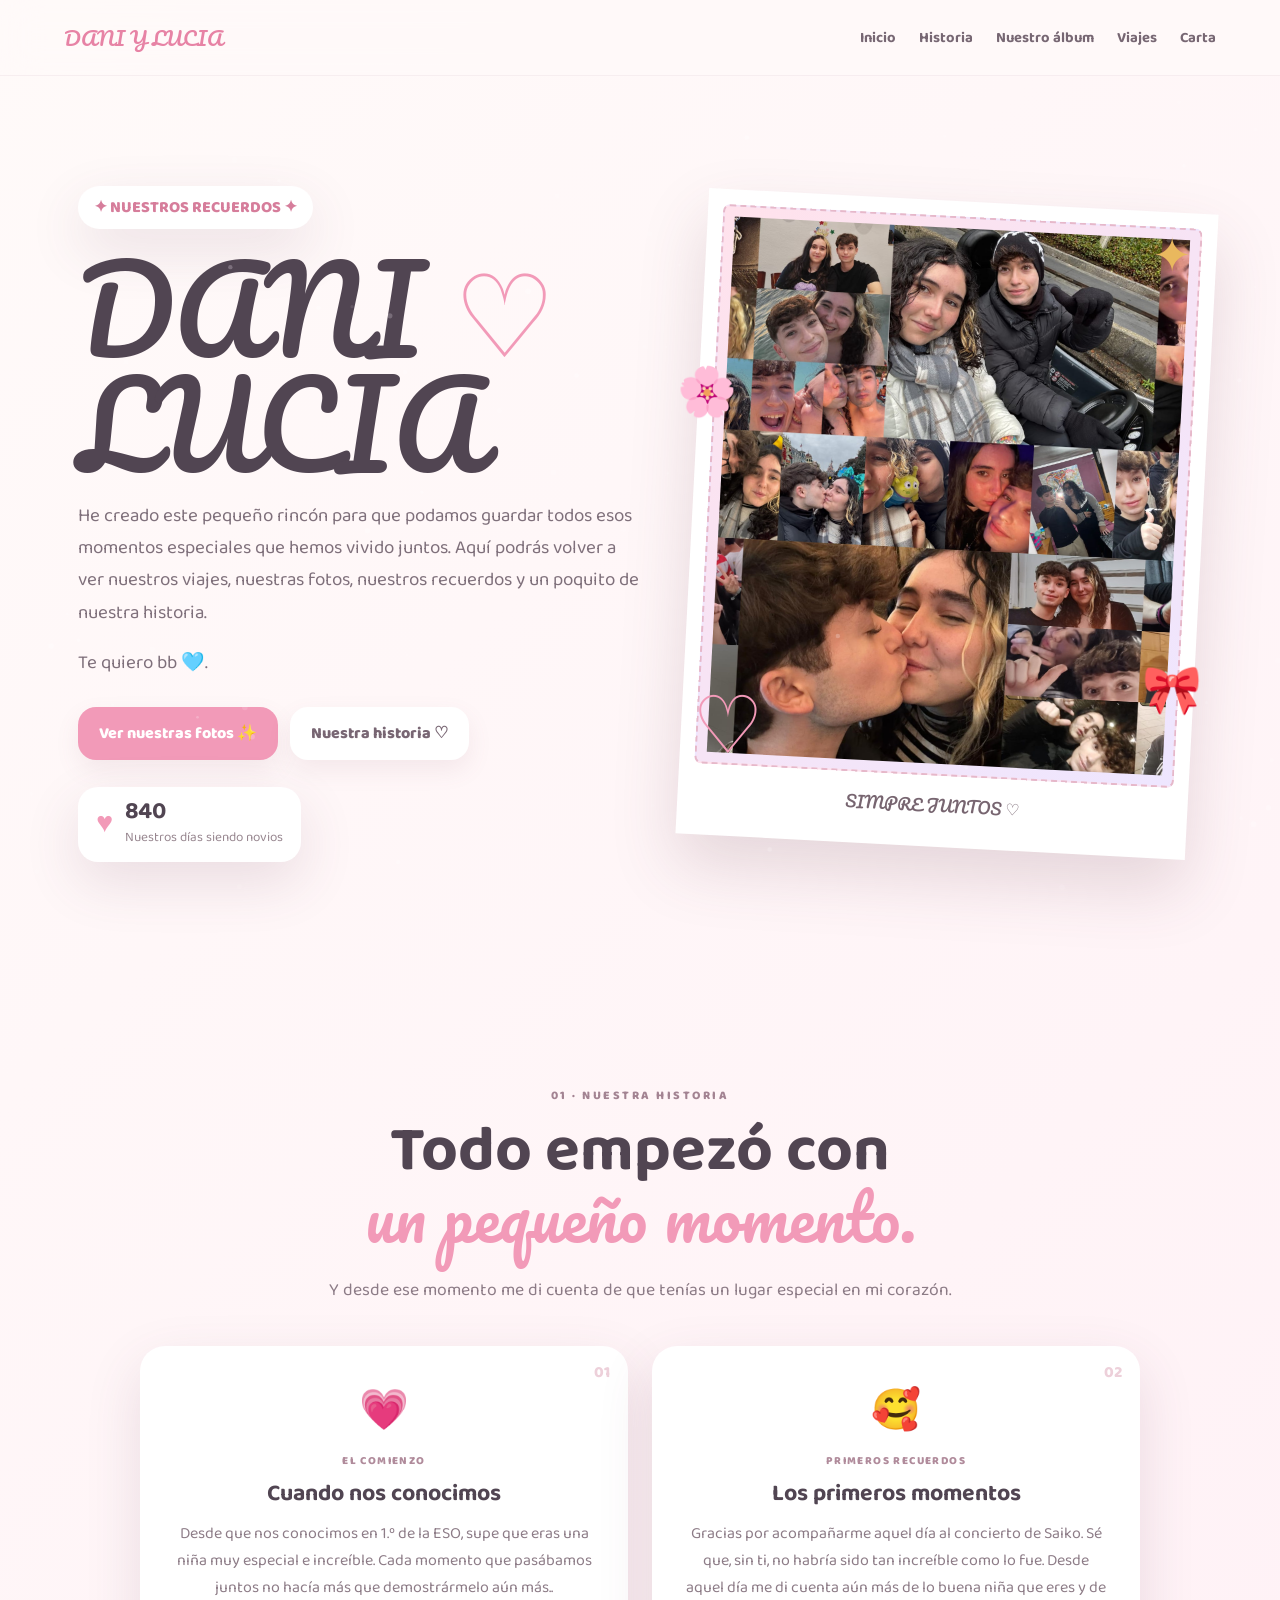
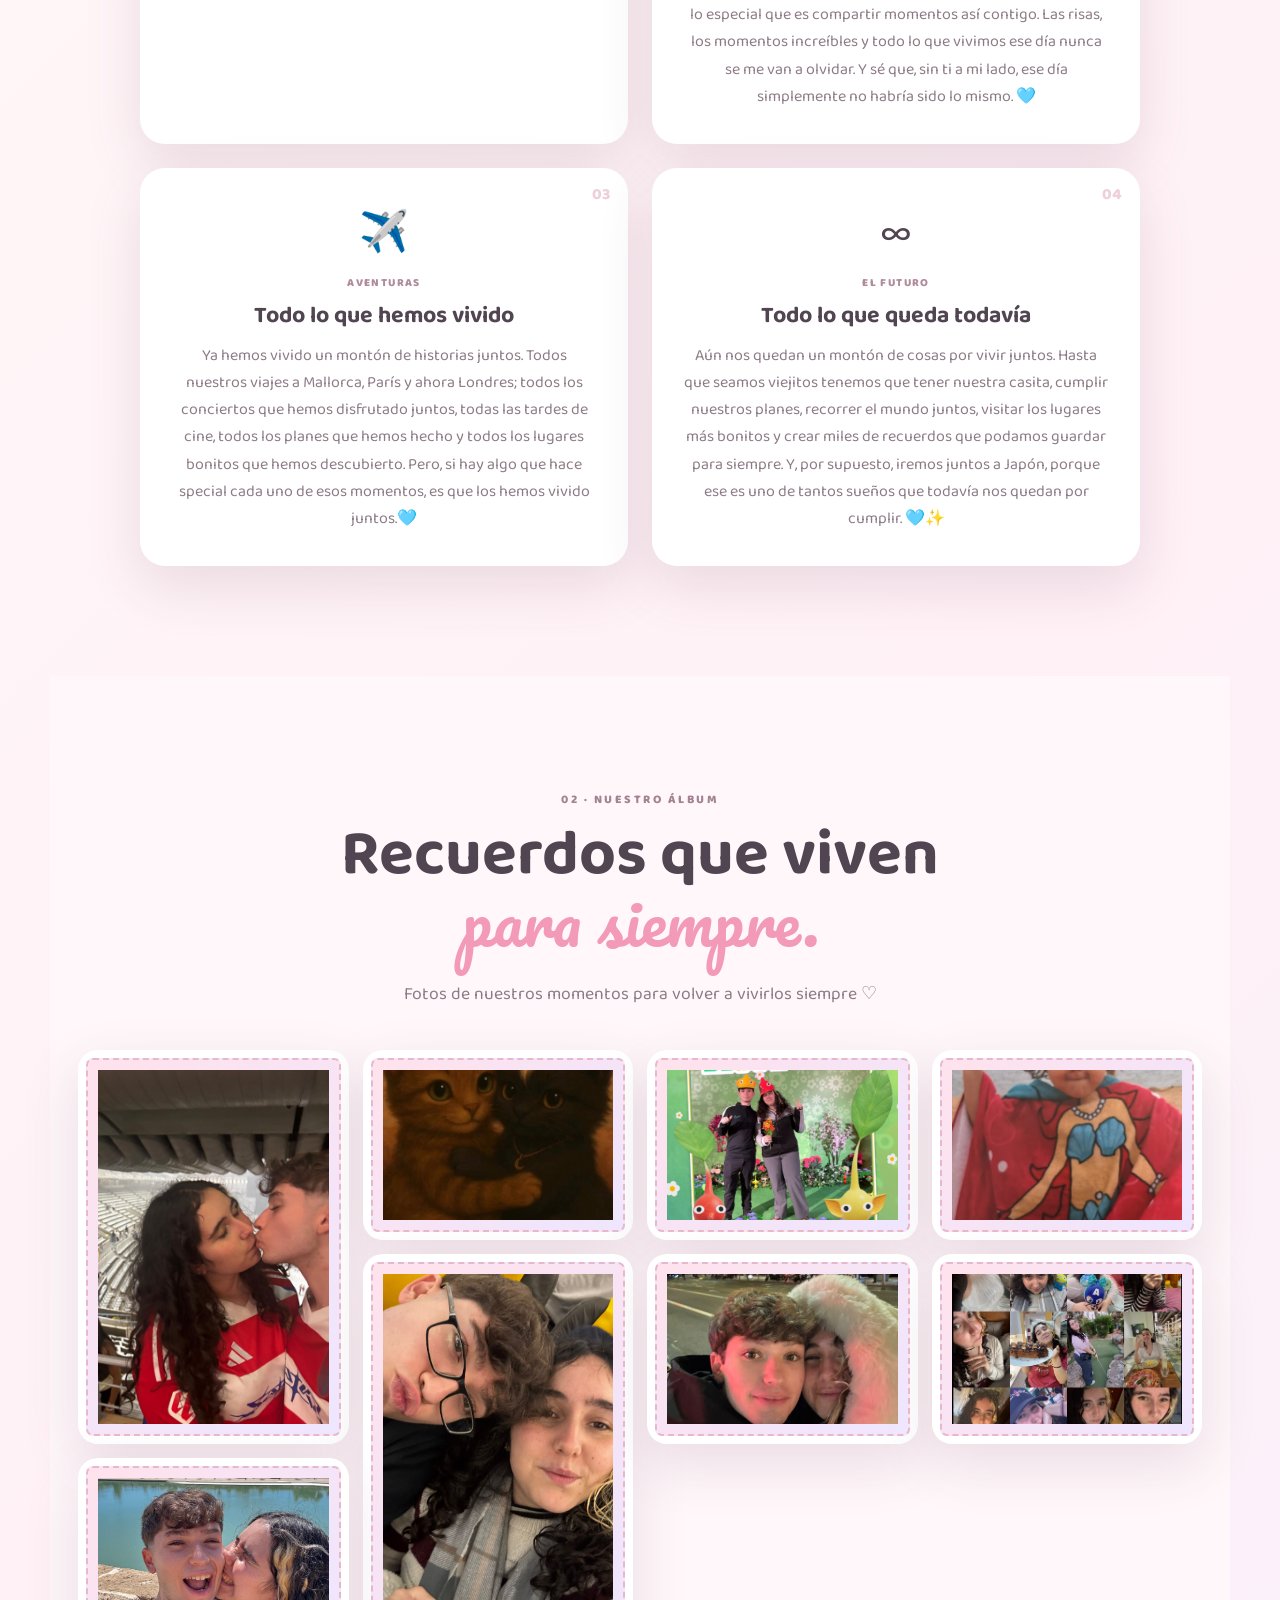
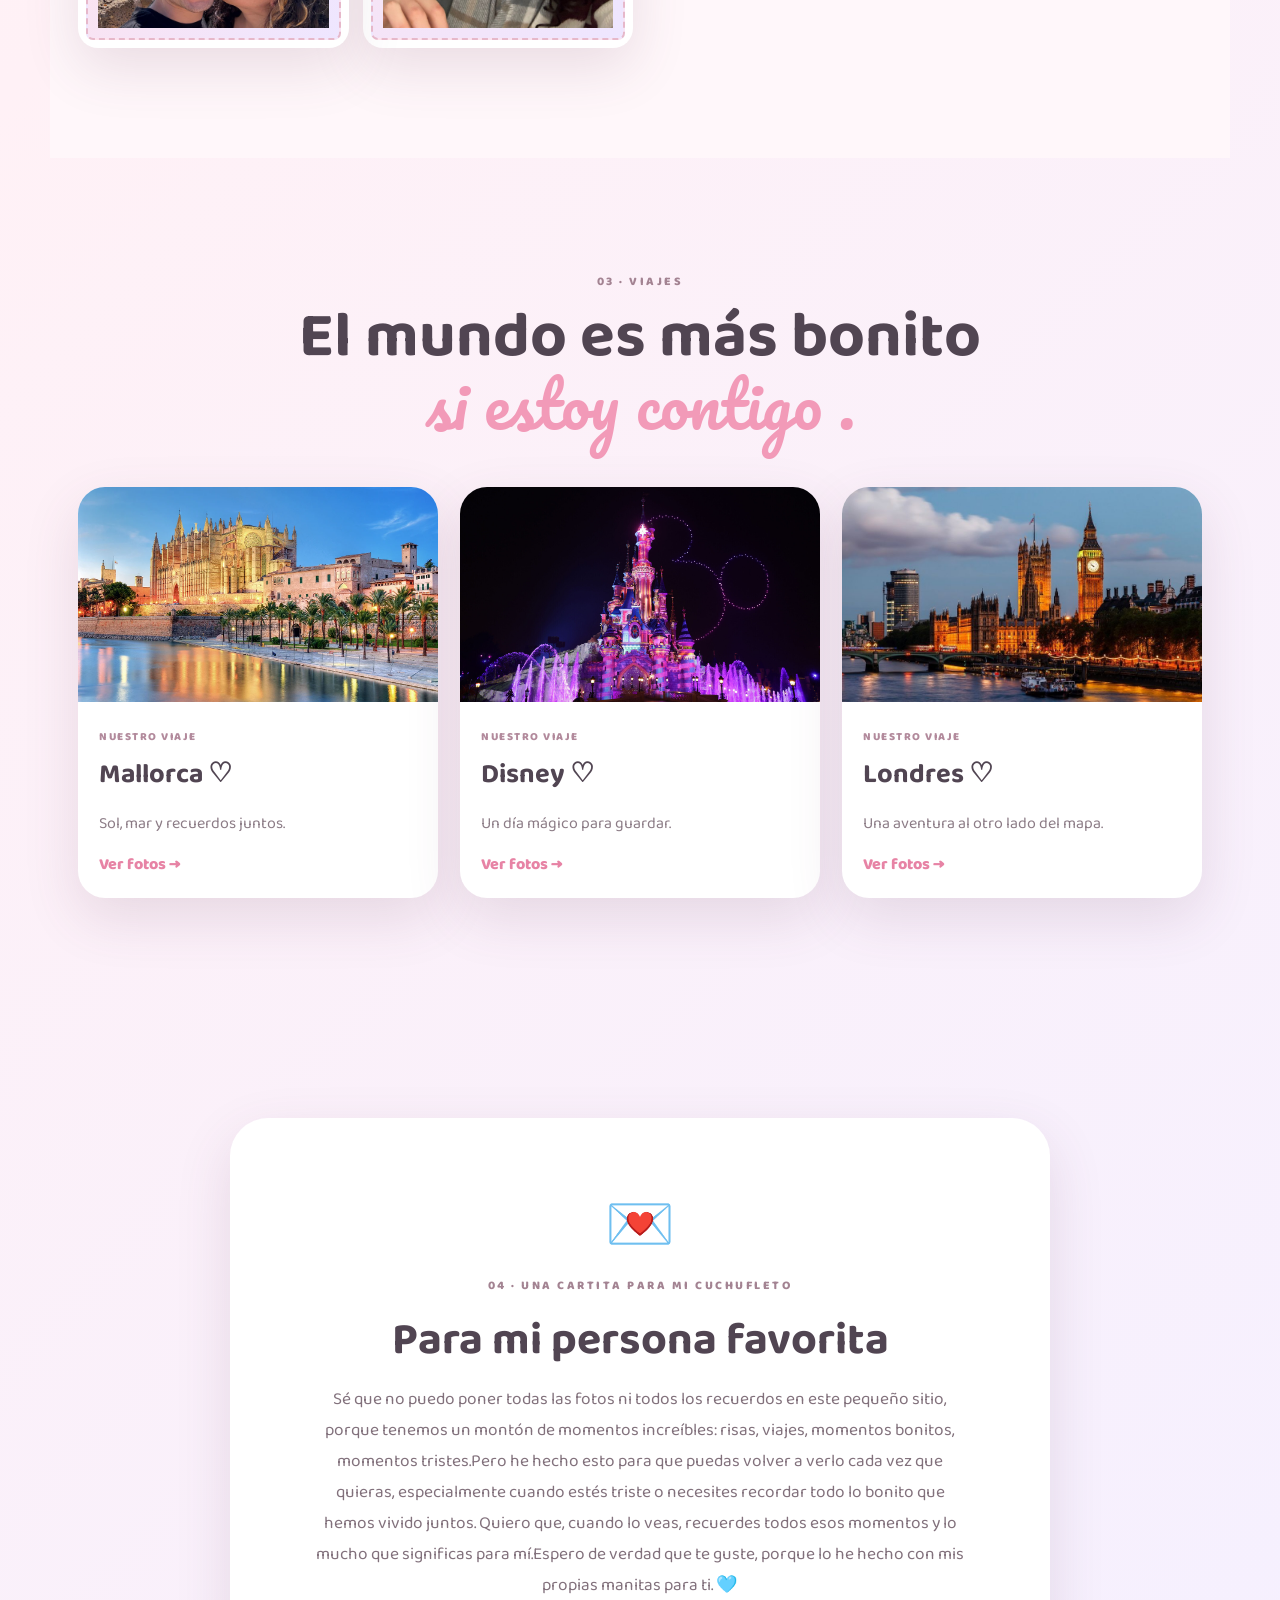
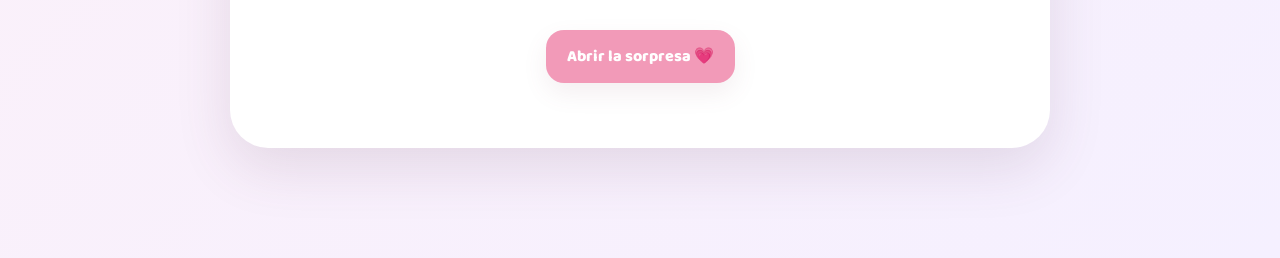
<file: index.html>
<!DOCTYPE html>
<html lang="es">
<head>
<meta charset="UTF-8"><meta name="viewport" content="width=device-width,initial-scale=1.0">
<meta name="description" content="Nuestro pequeño mundo ♡ recuerdos, viajes y momentos juntos">
<title>♡ Nuestro pequeño mundo ♡</title>
<link rel="preconnect" href="https://fonts.googleapis.com"><link rel="preconnect" href="https://fonts.gstatic.com" crossorigin>
<link href="https://fonts.googleapis.com/css2?family=Baloo+2:wght@400;500;600;700;800&family=Pacifico&display=swap" rel="stylesheet">
<link rel="stylesheet" href="style.css">
</head>
<body>
<div id="loader"><div class="loader-heart">♡</div><p>Preparando nuestro pequeño mundo...</p><div class="loader-bar"><i></i></div></div>
<div class="cursor-heart" id="cursorHeart">♡</div>
<div class="floating-hearts" id="floatingHearts"></div>

<div class="side-hearts left" id="leftHearts"></div>
<div class="side-hearts right" id="rightHearts"></div>
<canvas id="glitterCanvas"></canvas>

<header class="nav">
<a class="logo" href="#inicio">DANI Y LUCIA</a>
<nav><a href="#inicio">Inicio</a><a href="#historia">Historia</a><a href="#recuerdos">Nuestro álbum</a><a href="#viajes">Viajes</a><a href="#carta">Carta</a></nav>
</header>


<main>
<section class="hero section" id="inicio">
<div class="hero-copy reveal">
<div class="tiny-badge">✦ NUESTROS RECUERDOS ✦</div>
<h1>DANI <span>♡</span> LUCIA</h1>
<p class="hero-text"> He creado este pequeño rincón para que podamos guardar todos esos momentos especiales que hemos vivido juntos. Aquí podrás volver a ver nuestros viajes, nuestras fotos, nuestros recuerdos y un poquito de nuestra historia.</p>
<p class="hero-text"> Te quiero bb 🩵.</p>
<div class="hero-actions"><a class="btn primary" href="#recuerdos">Ver nuestras fotos ✨</a><a class="btn secondary" href="#historia">Nuestra historia ♡</a></div>
<div class="counter-card"><span class="counter-heart">♥</span><div><strong id="daysTogether">000</strong><small>Nuestros días siendo novios </small></div></div>
</div>
<div class="hero-visual reveal">
<div class="polaroid main-polaroid"><div class="photo-placeholder hero-photo" data-photo-key="hero" data-photo-src="fotos/principal.jpg" data-photo-label="Nuestra foto más especial 🩵"><span>📸</span></div><p>SIMPRE JUNTOS ♡</p></div>
<span class="sticker s1">✦</span><span class="sticker s2">♡</span><span class="sticker s3">🌸</span><span class="sticker s4">🎀</span>
</div>
</section>

<section class="section love-section" id="historia">
<div class="section-heading reveal"><span class="section-kicker">01 · NUESTRA HISTORIA</span><h2>Todo empezó con<br><em>un pequeño momento.</em></h2><p>Y desde ese momento me di cuenta de que tenías un lugar especial en mi corazón.</p></div>
<div class="story-grid">
<article class="story-card reveal"><div class="story-number">01</div><div class="story-icon">💗</div><span>EL COMIENZO</span><h3>Cuando nos conocimos</h3><p>Desde que nos conocimos en 1.º de la ESO, supe que eras una niña muy especial e increíble. Cada momento que pasábamos juntos no hacía más que demostrármelo aún más..</p></article>
<article class="story-card reveal"><div class="story-number">02</div><div class="story-icon">🥰</div><span>PRIMEROS RECUERDOS</span><h3>Los primeros momentos</h3><p>Gracias por acompañarme aquel día al concierto de Saiko. Sé que, sin ti, no habría sido tan increíble como lo fue. Desde aquel día me di cuenta aún más de lo buena niña que eres y de lo especial que es compartir momentos así contigo. Las risas, los momentos increíbles y todo lo que vivimos ese día nunca se me van a olvidar. Y sé que, sin ti a mi lado, ese día simplemente no habría sido lo mismo. 🩵
</p></article>
<article class="story-card reveal"><div class="story-number">03</div><div class="story-icon">✈️</div><span>AVENTURAS</span><h3>Todo lo que hemos vivido</h3><p>Ya hemos vivido un montón de historias juntos. Todos nuestros viajes a Mallorca, París y ahora Londres; todos los conciertos que hemos disfrutado juntos, todas las tardes de cine, todos los planes que hemos hecho y todos los lugares bonitos que hemos descubierto. Pero, si hay algo que hace special cada uno de esos momentos, es que los hemos vivido juntos.🩵</p></article>
<article class="story-card reveal"><div class="story-number">04</div><div class="story-icon">∞</div><span>EL FUTURO</span><h3>Todo lo  que queda todavía </h3><p>Aún nos quedan un montón de cosas por vivir juntos. Hasta que seamos viejitos tenemos que tener nuestra casita, cumplir nuestros planes, recorrer el mundo juntos, visitar los lugares más bonitos y crear miles de recuerdos que podamos guardar para siempre. Y, por supuesto, iremos juntos a Japón, porque ese es uno de tantos sueños que todavía nos quedan por cumplir. 🩵✨</p></article>
</div>
</section>

<section class="section gallery-section" id="recuerdos">
<div class="section-heading center reveal"><span class="section-kicker">02 · NUESTRO ÁLBUM</span><h2>Recuerdos que viven<br><em>para siempre.</em></h2><p>Fotos de nuestros momentos para volver a vivirlos siempre ♡</p></div>
<div class="gallery">
<div class="gallery-item tall pareja reveal" data-photo-key="album-1" data-title="SAIKOO ♡"><div class="photo-placeholder" data-photo-key="album-1" data-photo-src="fotos/23.jpeg" data-photo-label="SAIKOOOO"><span>💗</span><b>FOTO 01</b><small>Nosotros</small></div></div>
<div class="gallery-item viajes reveal" data-photo-key="album-2" data-title="Nosotros en gatetes"><div class="photo-placeholder" data-photo-key="album-2" data-photo-src="fotos/24.jpeg" data-photo-label="Nosotros en gatetes"><span>✈️</span><b>FOTO 02</b><small>Viaje</small></div></div>
<div class="gallery-item momentos reveal" data-photo-key="album-3" data-title="Haciendo el bobo"><div class="photo-placeholder" data-photo-key="album-3" data-photo-src="fotos/1.jpeg" data-photo-label="Haciendo el bobo "><span>🌸</span><b>FOTO 03</b><small>Momento</small></div></div>
<div class="gallery-item pareja reveal" data-photo-key="album-4" data-title="Siempre tú ♡"><div class="photo-placeholder" data-photo-key="album-4" data-photo-src="fotos/9.jpeg" data-photo-label="Siempre tú"><span>🥰</span><b>FOTO 04</b><small>Nosotros</small></div></div>
<div class="gallery-item viajes tall reveal" data-photo-key="album-5" data-title="Nuestro viaje 🏕️"><div class="photo-placeholder" data-photo-key="album-5" data-photo-src="fotos/8.jpeg" data-photo-label="Nuestro viaje"><span>🏕️</span><b>FOTO 05</b><small>Viaje</small></div></div>
<div class="gallery-item momentos reveal" data-photo-key="album-6" data-title="Nuestra primera navidad✨"><div class="photo-placeholder" data-photo-key="album-6" data-photo-src="fotos/2.jpeg" data-photo-label="Nuestra primera navidad"><span>✨</span><b>FOTO 06</b><small>Momento</small></div></div>
<div class="gallery-item pareja reveal" data-photo-key="album-7" data-title="Mi persona favorita 💕"><div class="photo-placeholder" data-photo-key="album-7" data-photo-src="fotos/22.jpeg" data-photo-label="Mi persona favorita"><span>💞</span><b>FOTO 07</b><small>Nosotros</small></div></div>
<div class="gallery-item momentos reveal" data-photo-key="album-8" data-title="Risas que quiero repetir"><div class="photo-placeholder" data-photo-key="album-8" data-photo-src="fotos/7.jpeg" data-photo-label="Risas que quiero repetir"><span>😂</span><b>FOTO 08</b><small>Momento</small></div></div>
</div>
</section>

<section class="section travel" id="viajes">
<div class="section-heading reveal"><span class="section-kicker">03 · VIAJES</span><h2>El mundo es más bonito<br><em>si estoy contigo .</em></h2></div>
<div class="travel-grid">
<article class="trip-card reveal"><div class="trip-cover"><img src="fotos/mallorca.jpg" alt="Mallorca"></div><div class="trip-body"><span class="trip-date">NUESTRO VIAJE</span><h3>Mallorca ♡</h3><p>Sol, mar y recuerdos juntos.</p><a class="trip-link" href="viajes/mallorca/index.html">Ver fotos →</a></div></article>
<article class="trip-card reveal"><div class="trip-cover"><img src="fotos/disney.jpg" alt="Disney"></div><div class="trip-body"><span class="trip-date">NUESTRO VIAJE</span><h3>Disney ♡</h3><p>Un día mágico para guardar.</p><a class="trip-link" href="viajes/disney/index.html">Ver fotos →</a></div></article>
<article class="trip-card reveal"><div class="trip-cover"><img src="fotos/londres.jpg" alt="Londres"></div><div class="trip-body"><span class="trip-date">NUESTRO VIAJE</span><h3>Londres ♡</h3><p>Una aventura al otro lado del mapa.</p><a class="trip-link" href="viajes/londres/index.html">Ver fotos →</a></div></article>
</div>
</section>

<section class="section letter-section" id="carta">
<div class="letter reveal"><div class="envelope-top">💌</div><span class="section-kicker">04 · UNA CARTITA  PARA MI CUCHUFLETO </span><h2>Para mi persona favorita</h2><p>Sé que no puedo poner todas las fotos ni todos los recuerdos en este pequeño sitio, porque tenemos un montón de momentos increíbles: risas, viajes, momentos bonitos, momentos tristes.Pero he hecho esto para que puedas volver a verlo cada vez que quieras, especialmente cuando estés triste o necesites recordar todo lo bonito que hemos vivido juntos. Quiero que, cuando lo veas, recuerdes todos esos momentos y lo mucho que significas para mí.Espero de verdad que te guste, porque lo he hecho con mis propias manitas para ti. 🩵</p><button class="btn primary" onclick="openLetter()">Abrir la sorpresa 💗</button></div>
</section>
</main>


<div class="modal" id="photoModal"><button class="close" onclick="closePhoto()">×</button><div class="modal-photo"><div class="photo-placeholder" id="modalPhoto"></div><h3 id="modalTitle"></h3></div></div>
<div class="modal" id="letterModal"><div class="modal-card"><button class="close" onclick="closeLetter()">×</button><div class="modal-heart">💗</div><h2>Una última cosita...</h2><p>Y de verdad lo que más quiero en este mundo es poder estar contigo toda la vida, cumplir todos nuestros sueños juntos y seguir creando recuerdos a tu lado. Porque, de verdad, eres la persona más importante de mi vida y no puedo imaginarme un futuro en el que no estés tú. Ojalá podamos vivir toda una vida juntos, cumplir cada uno de nuestros sueños, viajar, reírnos, superar los momentos difíciles y, sobre todo, seguir eligiéndonos cada día. Porque si hay algo que tengo claro, es que quiero que seas tú la persona con la que comparta todo lo que nos queda por vivir. 🩵</p><div class="mini-hearts">♡ ✦ ♡ ✦ ♡</div></div></div>
<div class="toast" id="toast"></div>
<script src="script.js"></script>
</body></html>
</file>
<file: style.css>
.photo-placeholder{min-height:250px;border:2px dashed #e6b8ca;border-radius:7px;background:linear-gradient(135deg,#ffe2ec,#eee6ff);display:flex;flex-direction:column;align-items:center;justify-content:center;text-align:center;color:#a28d98;overflow:hidden}
.photo-image{width:100%;height:100%;min-height:inherit;object-fit:cover;display:block}
.photo-placeholder:has(.photo-image){justify-content:flex-end;padding:10px}
:root{--pink:#f29ab8;--pink2:#ffd9e6;--purple:#c7b9ec;--cream:#fffaf9;--ink:#514552;--muted:#8e7c88;--white:#fff;--shadow:0 20px 55px rgba(104,66,91,.14)}
*{box-sizing:border-box}html{scroll-behavior:smooth}body{margin:0;color:var(--ink);font-family:"Baloo 2",sans-serif;background:linear-gradient(135deg,#fffaf9,#fff1f6 52%,#f5f0ff);overflow-x:hidden}a{text-decoration:none;color:inherit}button{font:inherit}
.utilities{position:sticky;top:76px;z-index:28;display:flex;justify-content:center;gap:16px;padding:10px 20px;background:linear-gradient(180deg,rgba(255,250,249,.6),transparent);backdrop-filter:blur(6px)}
.utilities input{width:320px;max-width:40vw;padding:10px 14px;border-radius:999px;border:1px solid #f0d6e0;background:#fff;box-shadow:0 6px 18px #8a536120;font-weight:700}
.utilities .quick-actions{display:flex;gap:8px;align-items:center}
.utilities .quick-actions button{background:var(--pink2);border:0;padding:9px 12px;border-radius:12px;font-weight:800;cursor:pointer}
/* Side hearts */
.side-hearts{position:fixed;top:0;bottom:0;width:80px;pointer-events:none;z-index:20;overflow:visible}
.side-hearts.left{left:0}
.side-hearts.right{right:0}
.side-hearts .side-heart{position:absolute;left:50%;transform:translateX(-50%);color:var(--pink);font-size:22px;opacity:.95}
@keyframes fallDown{0%{transform:translateY(-10vh) rotate(0deg) scale(.9);opacity:1}100%{transform:translateY(110vh) rotate(360deg) scale(1.1);opacity:0}}

/* Glitter canvas */
#glitterCanvas{position:fixed;left:0;top:0;width:100vw;height:100vh;pointer-events:none;z-index:10;mix-blend-mode:screen}

/* small decorative shimmer on photo placeholders */
.photo-placeholder{position:relative}
.photo-placeholder::after{content:"";position:absolute;inset:0;border-radius:7px;pointer-events:none;mix-blend-mode:screen;background:linear-gradient(120deg,transparent 30%,rgba(255,255,255,.25) 50%,transparent 70%);transform:translateX(-120%);animation:shimmer 3.5s linear infinite}
@keyframes shimmer{100%{transform:translateX(120%)}}
#loader{position:fixed;inset:0;background:#fffafc;z-index:100;display:grid;place-items:center;align-content:center;transition:opacity .7s,visibility .7s}.loader-heart{font-family:Pacifico;font-size:7rem;color:var(--pink);animation:heartbeat 1s infinite}.loader-bar{width:190px;height:5px;background:#f4dbe5;border-radius:5px;overflow:hidden}.loader-bar i{display:block;height:100%;width:0;background:var(--pink);animation:load 1.7s forwards}.loader-hide{opacity:0;visibility:hidden}.cursor-heart{position:fixed;pointer-events:none;z-index:90;color:var(--pink);font-size:18px;transform:translate(-50%,-50%);opacity:0;transition:opacity .2s}
.nav{height:76px;padding:0 5vw;display:flex;align-items:center;justify-content:space-between;position:sticky;top:0;z-index:30;background:#fffaf9d9;backdrop-filter:blur(18px);border-bottom:1px solid #8b5e6d12}.logo{font-family:Pacifico;color:#e783a5;font-size:1.25rem}.nav nav{display:flex;gap:23px;font-weight:700;color:#776773;font-size:.92rem}.nav nav a:hover{color:var(--pink)}.music-btn{border:0;background:#fff;width:42px;height:42px;border-radius:50%;color:var(--pink);box-shadow:0 8px 20px #8a536120;cursor:pointer}
.section{max-width:1180px;margin:auto;padding:110px 28px}.hero{min-height:calc(100vh - 76px);display:grid;grid-template-columns:1.05fr .95fr;align-items:center;gap:50px}.tiny-badge{display:inline-block;background:#fff;padding:9px 16px;border-radius:30px;box-shadow:var(--shadow);color:#d67d9b;font-weight:800;margin-bottom:22px}.eyebrow,.section-kicker{font-size:.75rem;font-weight:800;letter-spacing:2.5px;color:#a38392}.hero h1{font-family:Pacifico;font-size:clamp(4rem,9vw,7.3rem);font-weight:400;line-height:1;margin:0}.hero h1 span,.section-heading em{color:var(--pink);font-family:Pacifico;font-style:normal;font-weight:400}.hero-text{font-size:1.18rem;line-height:1.7;color:#7f707b;max-width:650px}.hero-actions{display:flex;gap:12px;flex-wrap:wrap;margin:27px 0}.btn{border:0;border-radius:18px;padding:14px 21px;font-weight:800;cursor:pointer;display:inline-block;box-shadow:0 10px 25px #87506f18;transition:.25s}.btn:hover{transform:translateY(-4px)}.primary{background:var(--pink);color:#fff}.secondary{background:#fff;color:#786673}.counter-card{display:inline-flex;gap:12px;align-items:center;background:#fff;padding:13px 18px;border-radius:20px;box-shadow:var(--shadow)}.counter-heart{font-size:1.8rem;color:var(--pink)}.counter-card strong{display:block;font-size:1.5rem;line-height:1}.counter-card small{color:#988790}.hero-visual{position:relative;display:flex;justify-content:center}.polaroid{background:#fff;padding:15px 15px 28px;width:min(410px,90%);box-shadow:0 30px 65px #643d4d2b;transform:rotate(3deg);transition:.5s}.polaroid:hover{transform:rotate(-1deg) scale(1.02)}.photo-placeholder{min-height:250px;border:2px dashed #e6b8ca;border-radius:7px;background:linear-gradient(135deg,#ffe2ec,#eee6ff);display:flex;flex-direction:column;align-items:center;justify-content:center;text-align:center;color:#a28d98}.photo-placeholder span{font-size:3rem}.photo-placeholder b{font-size:1.05rem}.photo-placeholder small{opacity:.8}.hero-photo{height:430px}.polaroid p{font-family:Pacifico;text-align:center;color:#776570;margin:15px 0 0}.sticker{position:absolute;font-size:3rem;animation:float 3s ease-in-out infinite}.s1{top:3%;right:2%;color:#e9b85e}.s2{bottom:8%;left:0;color:var(--pink);font-size:5rem}.s3{top:24%;left:-3%}.s4{bottom:18%;right:0}
.section-heading{max-width:720px;margin-bottom:42px}.section-heading.center{text-align:center;margin-left:auto;margin-right:auto}.section-heading h2{font-size:clamp(2.6rem,5vw,4.6rem);line-height:1.02;margin:12px 0}.section-heading p{color:#8c7b86;font-size:1.1rem;line-height:1.6}.story-grid{display:grid;grid-template-columns:repeat(4,1fr);gap:17px}.story-card{background:#fff;padding:27px;border-radius:25px;box-shadow:var(--shadow);position:relative;overflow:hidden;transition:.3s}.story-card:hover{transform:translateY(-8px)}.story-number{position:absolute;right:18px;top:14px;color:#edd0da;font-weight:800}.story-icon{font-size:2.5rem;margin-bottom:18px}.story-card span{font-size:.7rem;font-weight:800;letter-spacing:1.4px;color:#b08b9b}.story-card h3{font-size:1.45rem;margin:6px 0}.story-card p{color:#8d7c87;line-height:1.55;margin:0}
.memory-wall{display:grid;grid-template-columns:1.15fr .85fr .85fr;gap:20px}.memory-photo{background:#fff;padding:10px;border-radius:22px;box-shadow:var(--shadow);transition:.3s}.memory-photo:hover{transform:rotate(-1deg) translateY(-5px)}.memory-photo.big{grid-row:span 2}.memory-photo .photo-placeholder{height:230px;min-height:0}.memory-photo.big .photo-placeholder{height:480px}.caption{padding:14px 10px 10px;font-family:Pacifico;color:#796772}
.gallery-section{background:#fff7fa}.filters{display:flex;justify-content:center;gap:9px;flex-wrap:wrap;margin:0 auto 30px}.filters button{border:1px solid #efcfda;background:#fff;border-radius:30px;padding:9px 18px;color:#866e7b;cursor:pointer;font-weight:700}.filters button.active,.filters button:hover{background:var(--pink);color:#fff;border-color:var(--pink)}.gallery{display:grid;grid-template-columns:repeat(4,1fr);grid-auto-rows:190px;gap:14px}.gallery-item{background:#fff;padding:8px;border-radius:20px;box-shadow:var(--shadow);cursor:pointer;transition:.35s}.gallery-item:hover{transform:scale(1.025);z-index:2}.gallery-item.tall{grid-row:span 2}.gallery-item .photo-placeholder{height:100%;min-height:0}.gallery-item.hidden{display:none}
.travel-grid{display:grid;grid-template-columns:repeat(3,1fr);gap:22px}.trip-card{background:#fff;border-radius:27px;overflow:hidden;box-shadow:var(--shadow);transition:.3s}.trip-card:hover{transform:translateY(-8px)}.trip-cover{height:215px;display:grid;place-items:center;font-size:5rem}.cover-camping{background:linear-gradient(135deg,#d7f1df,#ffe2c6)}.cover-city{background:linear-gradient(135deg,#dceaff,#ffd8e6)}.cover-plane{background:linear-gradient(135deg,#e8deff,#d8f4f0)}.trip-body{padding:21px}.trip-date{font-size:.7rem;letter-spacing:1.5px;font-weight:800;color:#b28a9c}.trip-body h3{font-size:1.7rem;margin:5px 0}.trip-body p{color:#8c7c86;line-height:1.5}.trip-link{color:#e783a5;font-weight:800;border:0;background:none;padding:0;cursor:pointer}.quote-section{padding-top:40px;padding-bottom:70px}.quote{text-align:center;background:linear-gradient(135deg,#fff,#fff2f7);border-radius:35px;padding:60px 30px;box-shadow:var(--shadow);border:1px solid #fff}.quote span{font-family:Pacifico;color:var(--pink);font-size:4rem;line-height:.4}.quote h2{font-size:clamp(1.8rem,4vw,3rem);line-height:1.25}.quote em{font-family:Pacifico;color:var(--pink);font-style:normal;font-weight:400}
.letter{max-width:820px;margin:auto;text-align:center;background:#fff;padding:65px 45px;border-radius:38px;box-shadow:var(--shadow)}.envelope-top{font-size:3.5rem}.letter h2{font-size:2.8rem;margin:8px}.letter p{max-width:650px;margin:0 auto 28px;color:#82717c;font-size:1.08rem;line-height:1.8}
footer{text-align:center;padding:42px;color:#9a8992}footer span{color:var(--pink)}
.modal{position:fixed;inset:0;background:#3c263d66;backdrop-filter:blur(9px);z-index:80;display:none;place-items:center;padding:20px}.modal.show{display:grid}.close{position:absolute;right:22px;top:17px;border:0;background:#fff;border-radius:50%;width:40px;height:40px;font-size:1.6rem;color:#866b79;cursor:pointer}.modal-photo{width:min(650px,92vw);background:#fff;padding:15px;border-radius:24px;text-align:center;box-shadow:0 30px 80px #3d223c55}.modal-photo .photo-placeholder{height:65vh;max-height:650px}.modal-photo h3{margin:12px;font-family:Pacifico;font-weight:400;color:#795f6d}.modal-card{position:relative;max-width:560px;background:#fff;padding:55px 42px;border-radius:32px;text-align:center;box-shadow:0 30px 80px #3d223c55}.modal-heart{font-size:4rem}.modal-card h2{font-size:2.4rem}.modal-card p{color:#806f7b;line-height:1.7;font-size:1.08rem}.mini-hearts{color:var(--pink);font-size:1.5rem}.toast{position:fixed;bottom:28px;left:50%;transform:translate(-50%,20px);background:#574653;color:#fff;padding:13px 20px;border-radius:16px;opacity:0;transition:.3s;z-index:90}.toast.show{opacity:1;transform:translate(-50%,0)}
.reveal{opacity:0;transform:translateY(30px);transition:opacity .75s ease,transform .75s ease}.reveal.visible{opacity:1;transform:none}
@keyframes load{to{width:100%}}@keyframes heartbeat{50%{transform:scale(1.16)}}@keyframes float{50%{transform:translateY(-11px) rotate(5deg)}}@media(max-width:900px){.nav nav{display:none}.hero{grid-template-columns:1fr;text-align:center}.hero-text{margin:auto}.hero-actions{justify-content:center}.story-grid{grid-template-columns:repeat(2,1fr)}.gallery{grid-template-columns:repeat(2,1fr)}.travel-grid{grid-template-columns:1fr 1fr}.memory-wall{grid-template-columns:1fr 1fr}.memory-photo.big{grid-row:auto}.memory-photo.big .photo-placeholder{height:300px}}@media(max-width:600px){.section{padding:80px 18px}.hero{padding-top:65px}.hero h1{font-size:4.1rem}.story-grid,.travel-grid,.memory-wall{grid-template-columns:1fr}.gallery{grid-template-columns:1fr 1fr;grid-auto-rows:160px}.hero-photo{height:360px}.memory-photo.big .photo-placeholder{height:300px}.letter{padding:45px 22px}.nav{padding:0 16px}}
.love-section .section-heading{text-align:center;margin-left:auto;margin-right:auto}.story-grid{max-width:1000px;margin:0 auto;grid-template-columns:repeat(2,minmax(0,1fr));gap:24px}.story-card{text-align:center;padding:34px 32px;min-height:285px;display:flex;flex-direction:column;align-items:center}.story-card h3{margin:10px 0 12px;line-height:1.2}.story-card p{max-width:560px;margin:0;line-height:1.7;overflow-wrap:anywhere}.story-card span:not(.story-number){display:block}.story-icon{margin-bottom:8px}@media(max-width:600px){.story-grid{grid-template-columns:1fr;gap:18px}.story-card{padding:30px 22px;min-height:0}.story-card p{font-size:.98rem}}
.travel .section-heading{text-align:center;margin-left:auto;margin-right:auto}
.hero-visual{width:100%}.polaroid{width:min(560px,100%)}.hero-photo{height:560px;cursor:zoom-in}.hero-photo .photo-image{cursor:zoom-in}.modal-photo .photo-image{min-height:0;height:65vh;max-height:650px}

.trip-cover{position:relative;overflow:hidden}.trip-cover img{position:absolute;inset:0;width:100%;height:100%;object-fit:cover}.trip-cover span{position:relative;text-shadow:0 3px 14px #513c4c66}
</file>
